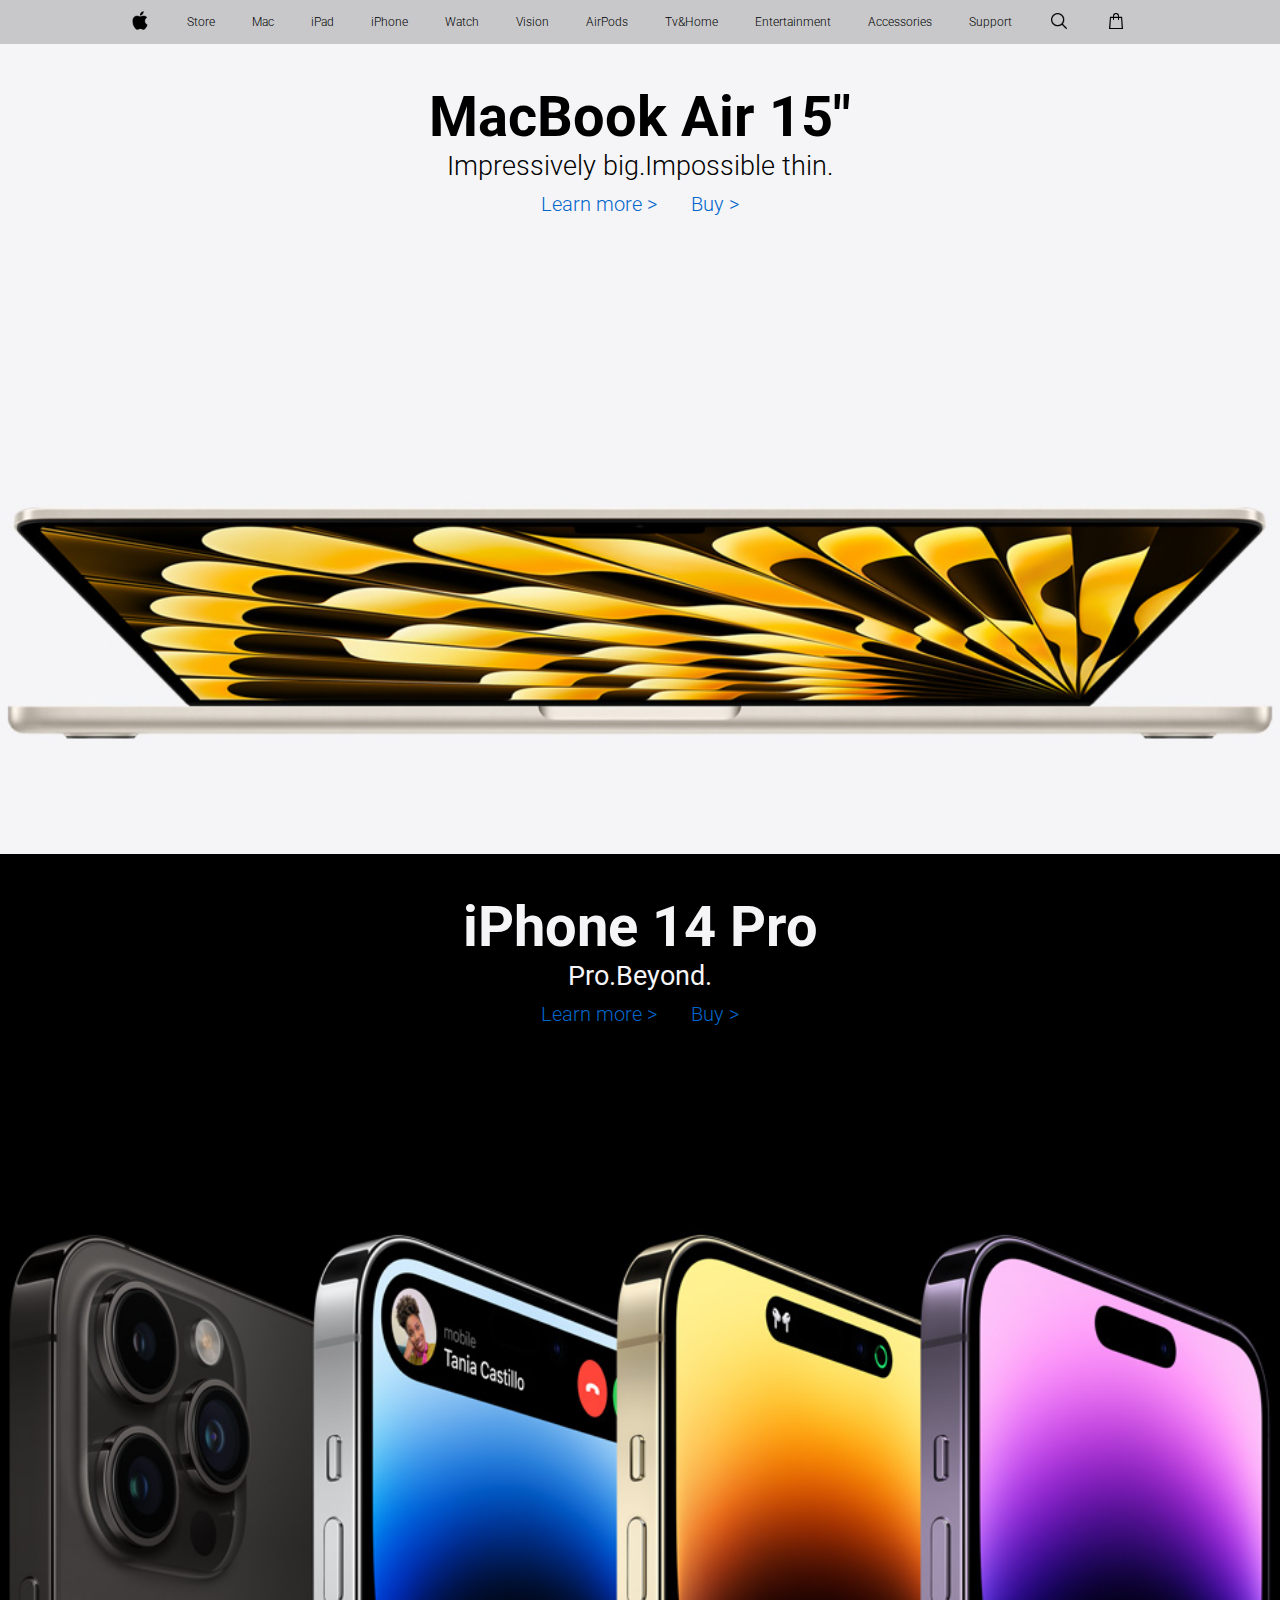
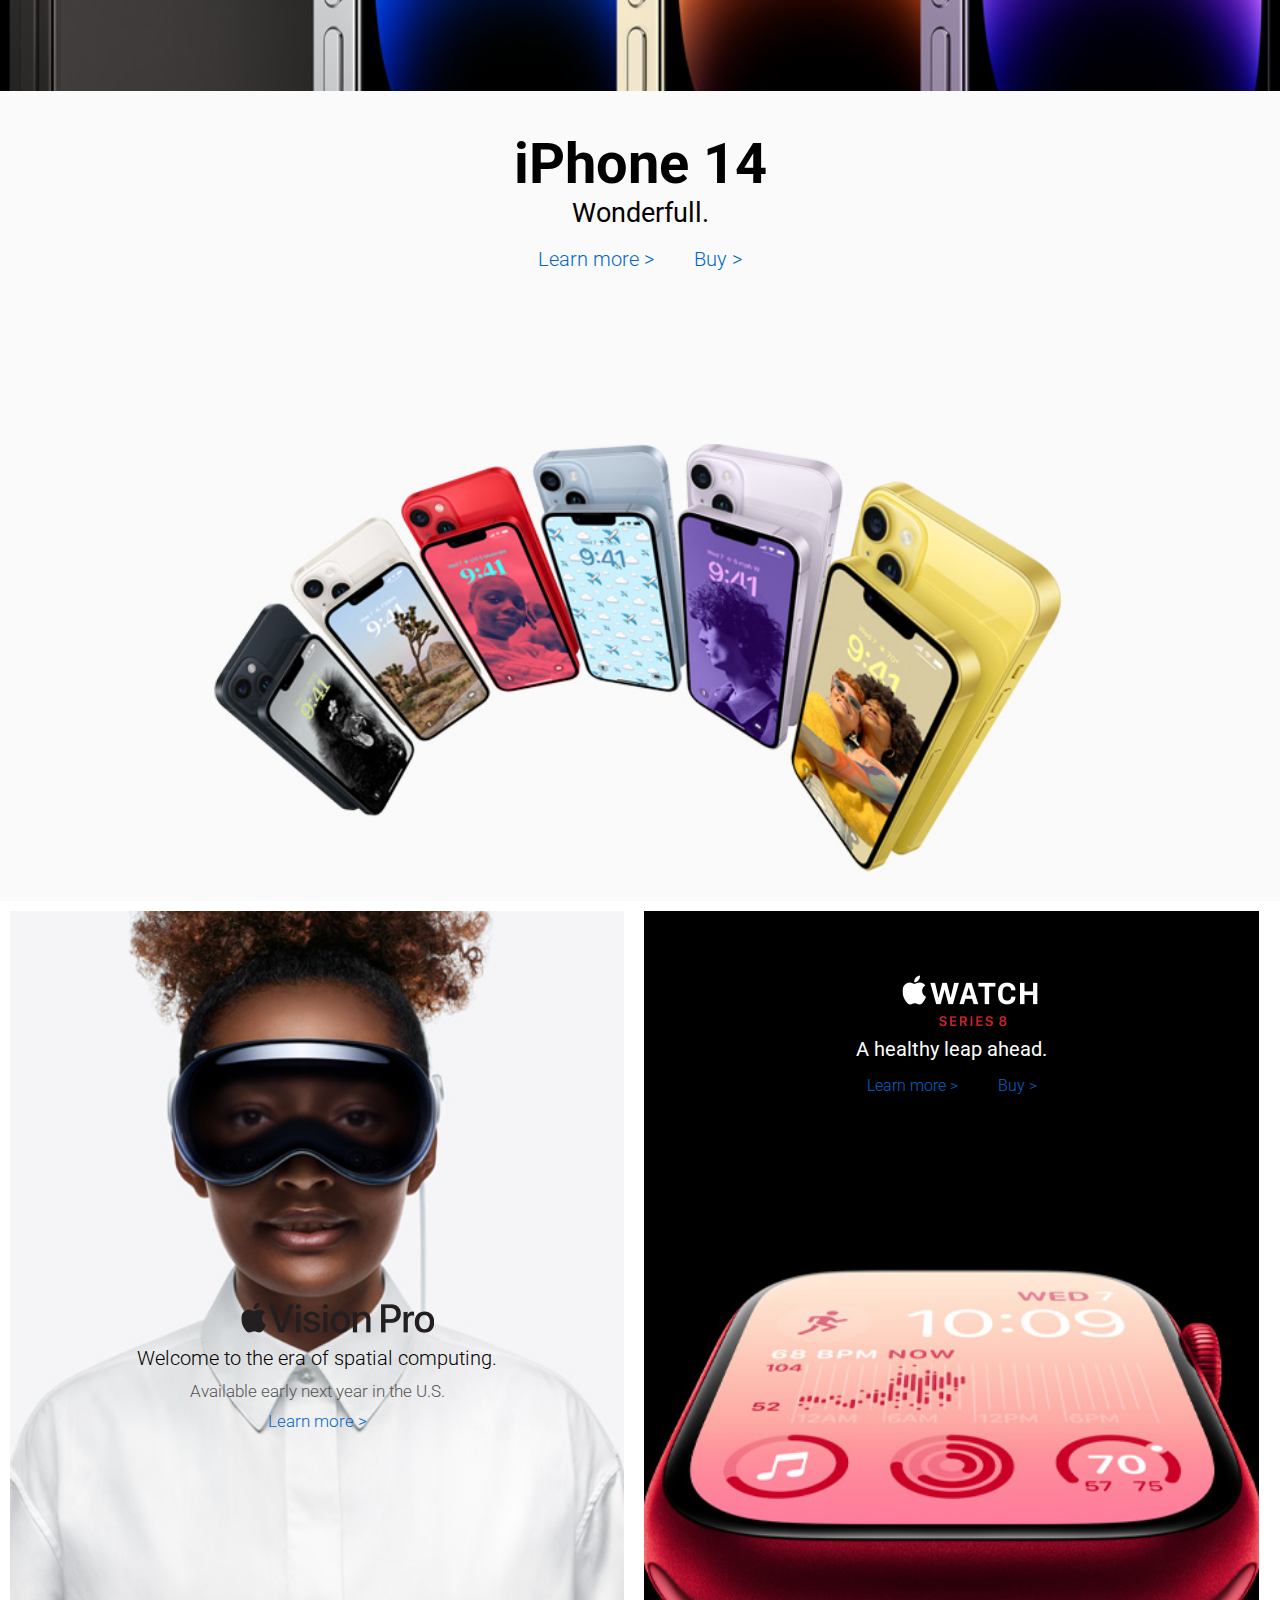
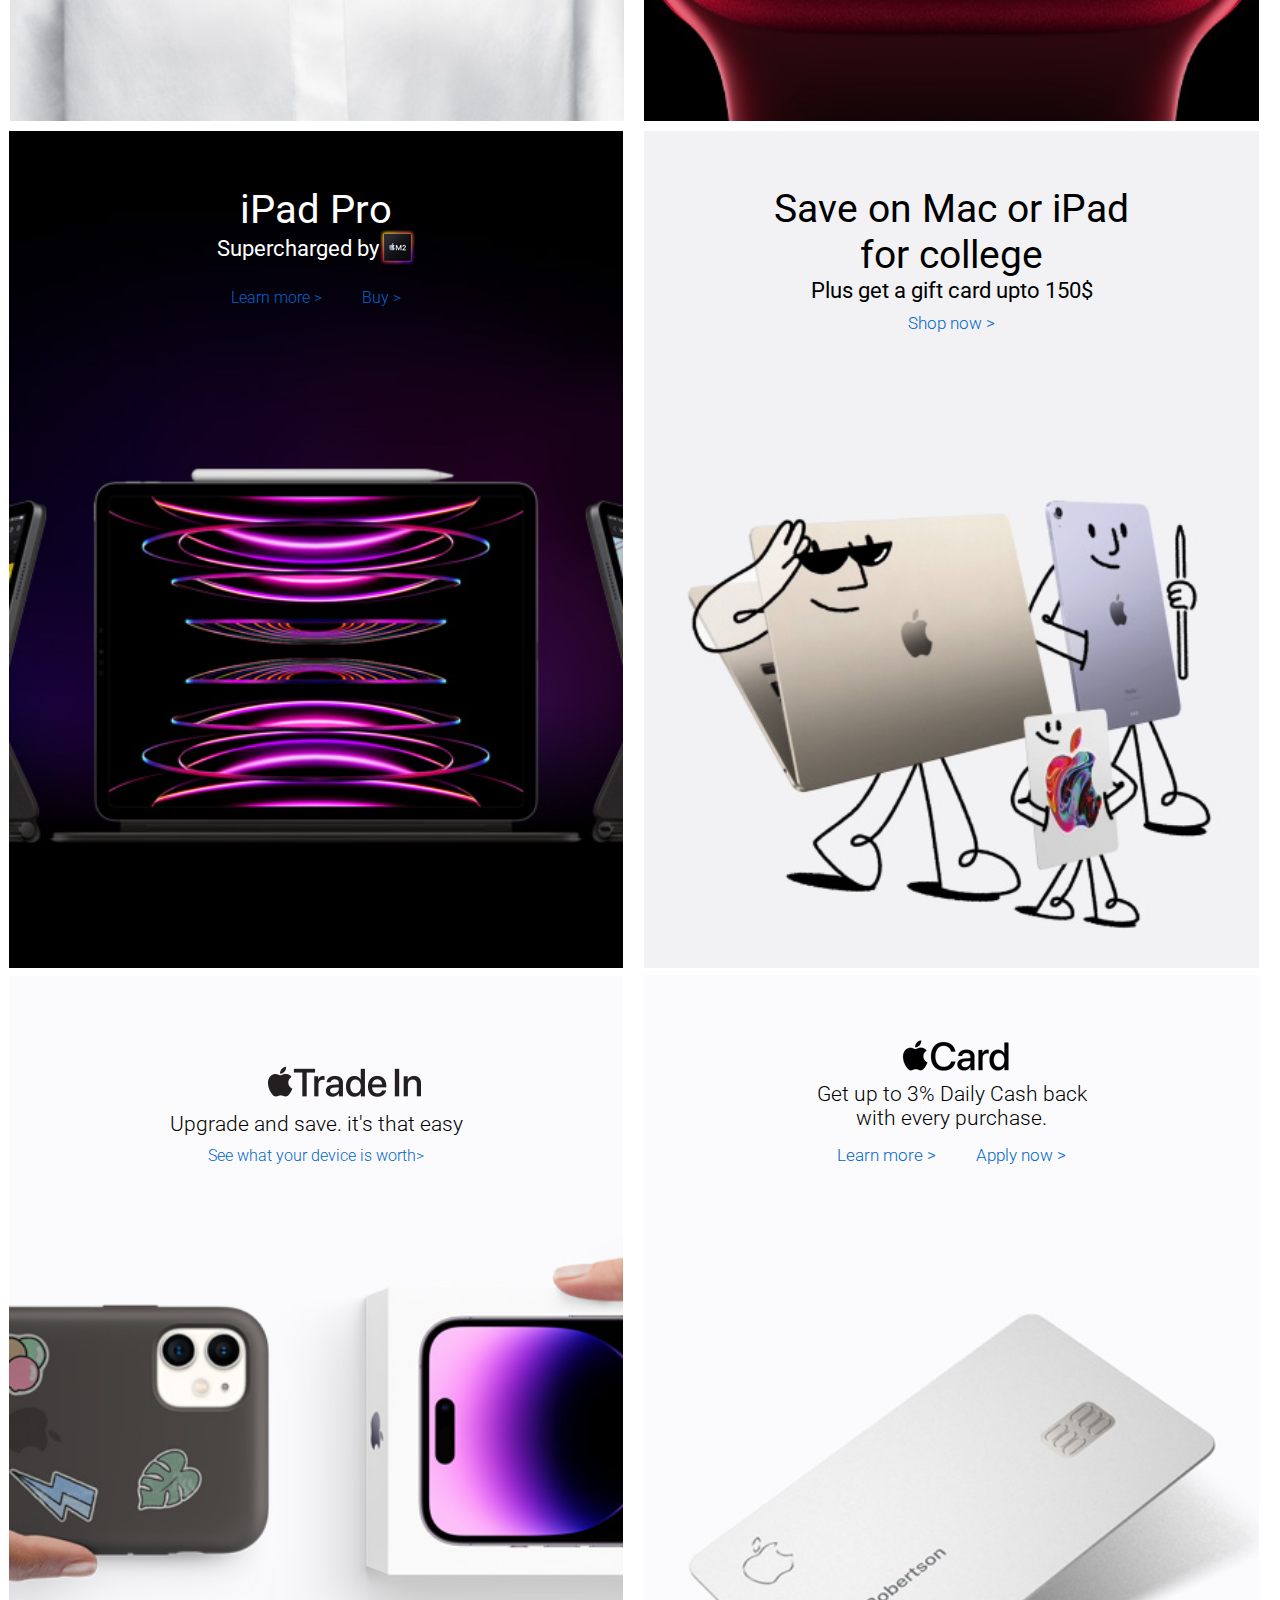
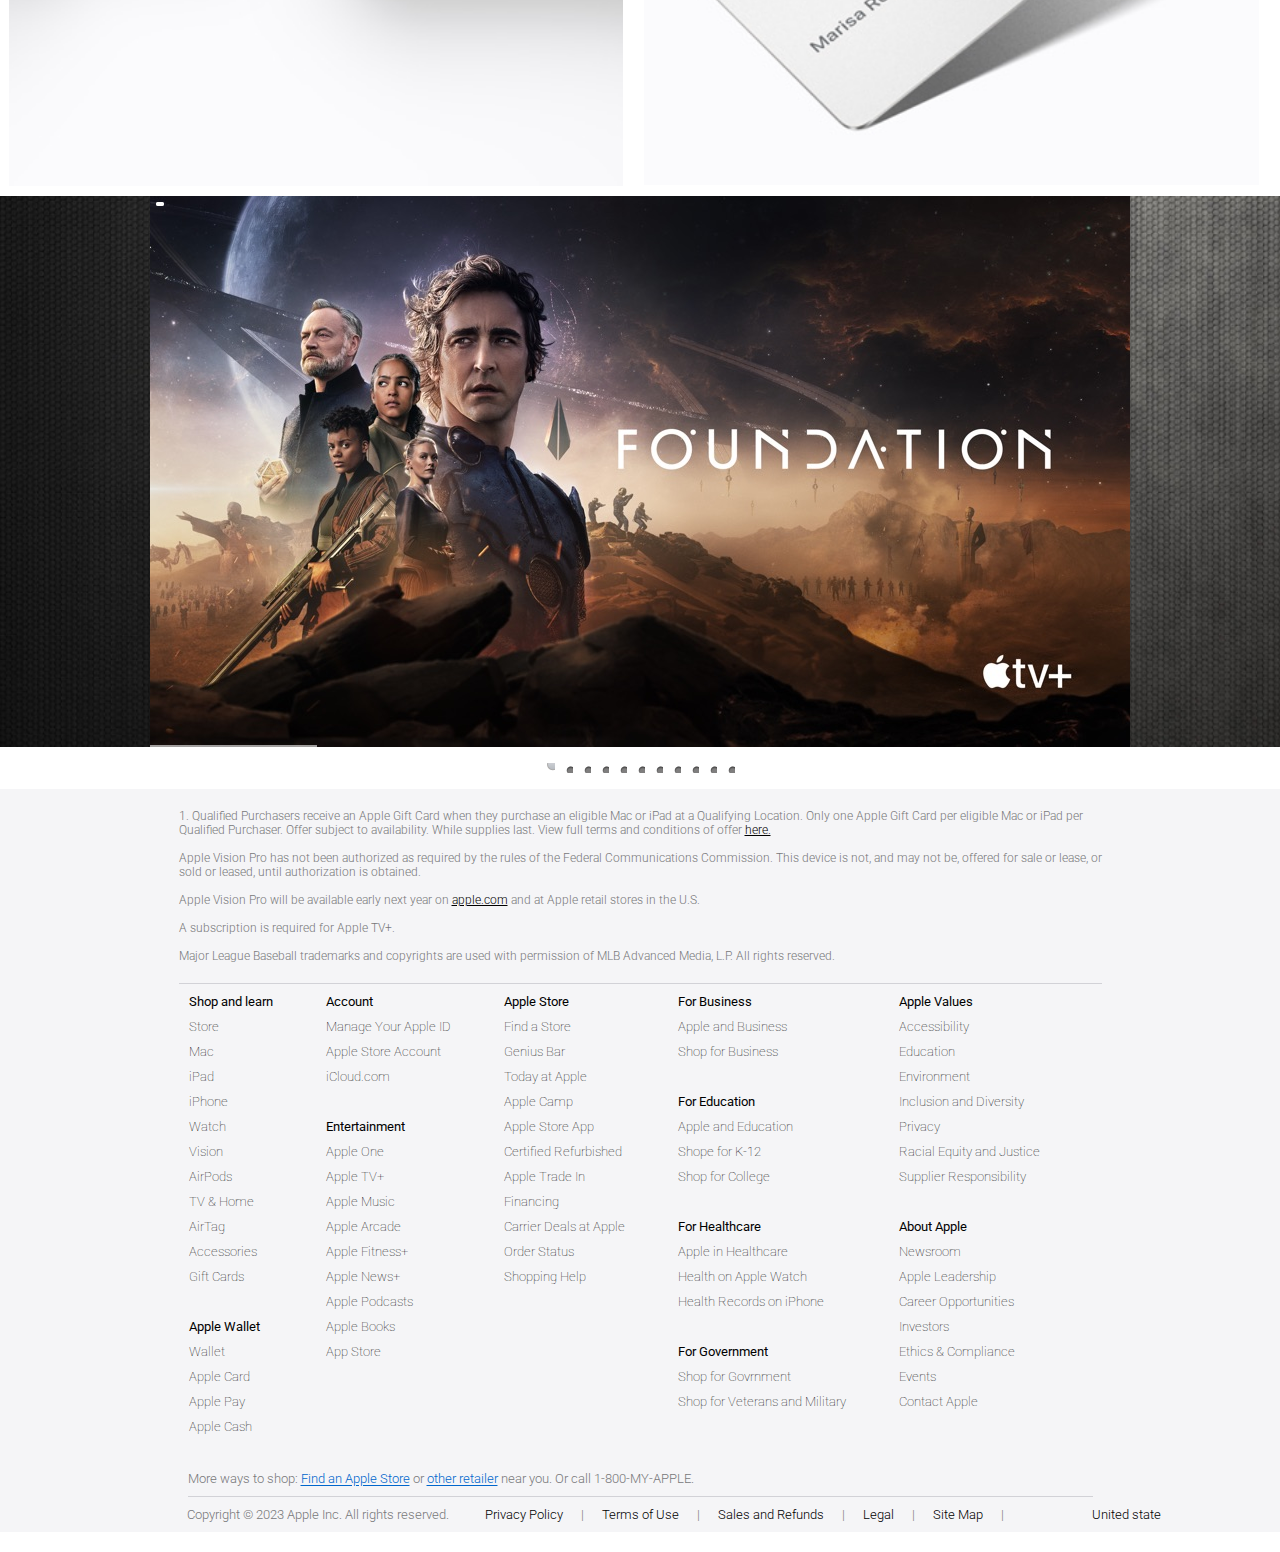
<file: index.html>
<!DOCTYPE html>
<html lang="en">
<head>
    <meta charset="UTF-8">
    <meta name="viewport" content="width=device-width, initial-scale=1.0">
    <link rel="preconnect" href="https://fonts.googleapis.com">
    <link rel="preconnect" href="https://fonts.googleapis.com">
    <link rel="preconnect" href="https://fonts.gstatic.com" crossorigin>
    <link href="https://fonts.googleapis.com/css2?family=Castoro+Titling&family=IBM+Plex+Sans:wght@500&family=Open+Sans:wght@300;400&family=Roboto:wght@100;300;500&display=swap" rel="stylesheet">    <link rel="stylesheet" href="style.css">
    <link rel="shortcut icon" href="./img/favicon.ico" type="image/x-icon">
    <script src="sliderengine/jquery.js"></script>
    <script src="sliderengine/amazingslider.js"></script>
    <link rel="stylesheet" type="text/css" href="sliderengine/amazingslider-1.css">
    <script src="sliderengine/initslider-1.js"></script>
    <title>Apple</title>
</head>
<body>
    <header>
            <div class="meta">
                <ul>
                <li><a class="logo" href="#"><img src="./img/icons8-apple-30.png" alt="" width="20px"></a></li>
                <li><a href="#">Store</a></li>
                <li><a href="#">Mac</a></li>
                <li><a href="#">iPad</a></li>
                <li><a href="#">iPhone</a></li>
                <li><a href="#">Watch</a></li>
                <li><a href="#">Vision</a></li>
                <li><a href="#">AirPods</a></li>
                <li><a href="#">Tv&#38;Home</a></li>
                <li><a href="#">Entertainment</a></li>
                <li><a href="#">Accessories</a></li>
                <li><a href="#">Support</a></li>
                <li><a class="logo" href="#"><img src="./img/icons8-search-30.png" alt="" width="20px"></a></li>
                <li><a class="logo" href="#"><img src="./img/icons8-bag-32(1).png" alt="" width="20px"></a></li>
            </ul>
            </div>
        </header>
        <main>
            <div class="meta2">
                <h1>MacBook Air 15&quot;</h1>
                <p class="lighter" >Impressively big.Impossible thin.</p>
                <div class="btn">
                    <a href="#">Learn more &gt;</a>
                    <a href="#">Buy &gt;</a>
                </div>
            </div>
            <div class="meta3">
                <h1>iPhone 14 Pro</h1>
                <p>Pro.Beyond.</p>
                <div class="btn2">
                    <a href="#">Learn more &gt;</a>
                    <a href="#">Buy &gt;</a>
                </div>
            </div>
            <div class="meta4">
                <h1>iPhone 14</h1>
                <p>Wonderfull.</p>
                <div class="btn3">
                    <a href="#">Learn more &gt;</a>
                    <a href="#">Buy &gt;</a>
                </div>  
            </div>
            <div class="meta5_parent">
            <div class="meta5">
                <img src="./img/promo_logo_apple_vision_pro__90zi46p7dc2y_large.png"s alt="">
                <div class="para1">Welcome to the era of spatial computing.</div>
                <div class="para2 lighter">Available early next year in the U.S.</div>
                <a class=lighter href="#">Learn more &gt;</a>
            </div>
            <div class="meta6">
                <img src="./img/promo_logo_apple_watch_series_8__ee6riplsucuq_large.png" alt="">
                <div class="para3">A healthy leap ahead.</div>
                <div class="btn4">
                    <a href="#">Learn more &gt;</a>
                    <a href="#">Buy &gt;</a>
                </div> 
            </div></div>
            <div class="meta7_parent">
            <div class="meta7">
                <div class="para4">iPad Pro</div>
                <div class="para5">Supercharged by <img src="./img/promo_m2_chip__enw2kz91lsuq_large.png" alt=""></div>
                <div class="btn5">
                    <a href="#">Learn more &gt;</a>
                    <a href="#">Buy &gt;</a>
                </div> 
            </div>
            <div class="meta8">
                <div class="para6">Save on Mac or iPad</div>
                <div class="para7">for college</div>
                <div class="para8">Plus get a gift card upto 150&#36; </div>
                <a href="#">Shop now &gt;</a>
            </div></div>
            <div class="meta9_parent">
            <div class="meta9">
                <img src="./img/logo_tradein__d1fpktgipvki_large.png" alt="">
                <div class="para9">Upgrade and save. it's that easy</div>
                <a href="#">See what your device is worth&gt;</a>
            </div>
            <div class="meta10">
                <img src="./img/logo__dcojfwkzna2q_large.png" alt="">
                <div class="para10">Get up to 3&#37; Daily Cash back</div>
                <div class="para11">with every purchase.</div>
                <div class="btn6">
                    <a href="#">Learn more &gt;</a>
                    <a href="#">Apply now &gt;</a>
                </div> 
            </div></div>
            <div class="appleslider2">
                <div  class="amazingslider-wrapper appleslider" id="amazingslider-wrapper-1" style="display:block;position:relative;max-width:980px;margin:0px auto 42px;">
                    <div class="amazingslider" id="amazingslider-1" style="display:block;position:relative;margin:0 auto;">
                        <ul class="amazingslider-slides" style="display:none;">
                            <li><img src="images/980x551%20%289%29.jpg" />
                            </li>
                            <li><img src="images/980x551%20%286%29.jpg" />
                            </li>
                            <li><img src="images/980x551%20%287%29.jpg" />
                            </li>
                            <li><img src="images/980x551%20%288%29.jpg" />
                            </li>
                            <li><img src="images/980x551%20%281%29.jpg" />
                            </li>
                            <li><img src="images/980x551%20%283%29.jpg" />
                            </li>
                            <li><img src="images/980x551%20%282%29.jpg" />
                            </li>
                            <li><img src="images/980x551%20%284%29.jpg" />
                            </li>
                            <li><img src="images/980x551%20%285%29.jpg" />
                            </li>
                            <li><img src="images/980x551.jpg" />
                        </li>
                        <li><img src="images/fnb__brvfy48gzsz6_large.jpg" />
                        </li>
                    </ul>
                    <div class="amazingslider-engine"><a href="http://amazingslider.com" title="JavaScript Slider">JavaScript Slider</a></div>
                </div>
            </div>
        </div>
        </main>
        <footer>
            <div class="footer">
                <div class="footer2">
                    1. Qualified Purchasers receive an Apple Gift Card when they purchase an eligible Mac or iPad at a Qualifying Location. Only one Apple Gift Card per eligible Mac or iPad per <br> Qualified Purchaser. Offer subject to availability. While supplies last. View full terms and conditions of offer <a href="#">here.</a><br><br>
                    Apple Vision Pro has not been authorized as required by the rules of the Federal Communications Commission. This device is not, and may not be, offered for sale or lease, or <br>sold or leased, until authorization is obtained. <br><br> Apple Vision Pro will be available early next year on <a href="#">apple.com</a> and at Apple retail stores in the U.S. <br><br>A subscription is required for Apple TV+. <br><br>Major League Baseball trademarks and copyrights are used with permission of MLB Advanced Media, L.P. All rights reserved.
                </div>
            </div>
            <div class="footer3">
                <div class="footer4">
                    <table>
                            <tr>
                                <td>Shop and learn</td>
                                <td>Account</td>
                                <td>Apple Store</td>
                                <td>For Business</td>
                                <td>Apple Values</td>
                            </tr>
                            <tr>
                                <td><a href="#">Store</a></td>
                                <td><a href="#">Manage Your Apple ID</a></td>
                                <td><a href="#">Find a Store</a></td>
                                <td><a href="#">Apple and Business</a></td>
                                <td><a href="#">Accessibility</a></td>
                            </tr>
                            <tr>
                                <td><a href="#">Mac</a></td>
                                <td><a href="#">Apple Store Account</a></td>
                                <td><a href="#">Genius Bar</a></td>
                                <td><a href="#">Shop for Business</a></td>
                                <td><a href="#">Education</a></td>
                            </tr>
                            <tr>
                                <td><a href="#">iPad</a></td>
                                <td><a href="#">iCloud.com</a></td>
                                <td><a href="#">Today at Apple</a></td>
                                <td><a href="#"></a></td>
                                <td><a href="#">Environment</a></td>
                            </tr>
                            <tr>
                                <td><a href="#">iPhone</a></td>
                                <td><a href="#"></a></td>
                                <td><a href="#">Apple Camp</a></td>
                                <td>For Education</td>
                                <td><a href="#">Inclusion and Diversity</a></td>
                            </tr>
                            <tr>
                                <td><a href="#">Watch</a></td>
                                <td>Entertainment</td>
                                <td><a href="#">Apple Store App</a></td>
                                <td><a href="#">Apple and Education</a></td>
                                <td><a href="#">Privacy</a></td>
                            </tr>
                            <tr>
                                <td><a href="#">Vision</a></td>
                                <td><a href="#">Apple One</a></td>
                                <td><a href="#">Certified Refurbished</a></td>
                                <td><a href="#">Shope for K-12</a></td>
                                <td><a href="#">Racial Equity and Justice</a></td>
                            </tr>
                            <tr>
                                <td><a href="#">AirPods</a></td>
                                <td><a href="#">Apple TV+</a></td>
                                <td><a href="#">Apple Trade In</a></td>
                                <td><a href="#">Shop for College</a></td>
                                <td><a href="#">Supplier Responsibility</a></td>
                            </tr>
                            <tr>
                                <td><a href="#">TV &#38; Home</a></td>
                                <td><a href="#">Apple Music</a></td>
                                <td><a href="#">Financing</a></td>
                                <td></td>
                                <td></td>
                            </tr>
                            <tr>
                                <td><a href="#">AirTag</a></td>
                                <td><a href="#">Apple Arcade</a></td>
                                <td><a href="#">Carrier Deals at Apple</a></td>
                                <td>For Healthcare</td>
                                <td>About Apple</td>
                            </tr>
                            <tr>
                                <td><a href="#">Accessories</a></td>
                                <td><a href="#">Apple Fitness+</a></td>
                                <td><a href="#">Order Status</a></td>
                                <td><a href="#">Apple in Healthcare</a></td>
                                <td><a href="#">Newsroom</a></td>
                            </tr>
                            <tr>
                                <td><a href="#">Gift Cards</a></td>
                                <td><a href="#">Apple News+</a></td>
                                <td><a href="#">Shopping Help</a></td>
                                <td><a href="#">Health on Apple Watch</a></td>
                                <td><a href="#">Apple Leadership</a></td>
                            </tr>
                            <tr>
                                <td><a href="#"></a></td>
                                <td><a href="#">Apple Podcasts</a></td>
                                <td><a href="#"></a></td>
                                <td><a href="#">Health Records on iPhone</a></td>
                                <td><a href="#">Career Opportunities</a></td>
                            </tr>
                            <tr>
                                <td>Apple Wallet</td>
                                <td><a href="#">Apple Books</a></td>
                                <td><a href="#"></a></td>
                                <td><a href="#"></a></td>
                                <td><a href="#">Investors</a></td>
                            </tr>
                            <tr>
                                <td><a href="#">Wallet</a></td>
                                <td><a href="#">App Store</a></td>
                                <td><a href="#"></a></td>
                                <td>For Government</td>
                                <td><a href="#">Ethics &#38; Compliance</a></td>
                            </tr>
                            <tr>
                                <td><a href="#">Apple Card</a></td>
                                <td><a href="#"></a></td>
                                <td><a href="#"></a></td>
                                <td><a href="#">Shop for Govrnment</a></td>
                                <td><a href="#">Events</a></td>
                            </tr>
                            <tr>
                                <td><a href="#">Apple Pay</a></td>
                                <td><a href="#"></a></td>
                                <td><a href="#"></a></td>
                                <td><a href="#">Shop for Veterans and Military</a></td>
                                <td><a href="#">Contact Apple</a></td>
                            </tr>
                            <tr>
                                <td><a href="#">Apple Cash</a></td>
                            </tr>
                            <tr><td></td></tr>
                    </table>                    
                </div>
            </div>
            <div class="footer5">
                <div class="footer6">More ways to shop: <a href="#">Find an Apple Store</a> or <a href="#">other retailer</a> near you. Or call 1-800-MY-APPLE.</div>
            </div>
            <div class="footer7">
                <div class="footer8">
                    Copyright © 2023 Apple Inc. All rights reserved.
                    <a href="#">Privacy Policy</a><span>|</span>
                    <a href="#">Terms of Use</a><span>|</span>
                    <a href="#">Sales and Refunds</a><span>|</span>
                    <a href="#">Legal</a><span>|</span>
                    <a href="#">Site Map</a><span>|</span>
                   
                </div>
                <a class="us" href="#">United state</a>
            </div>
        </footer>
        
    </body>
    </html>
</file>
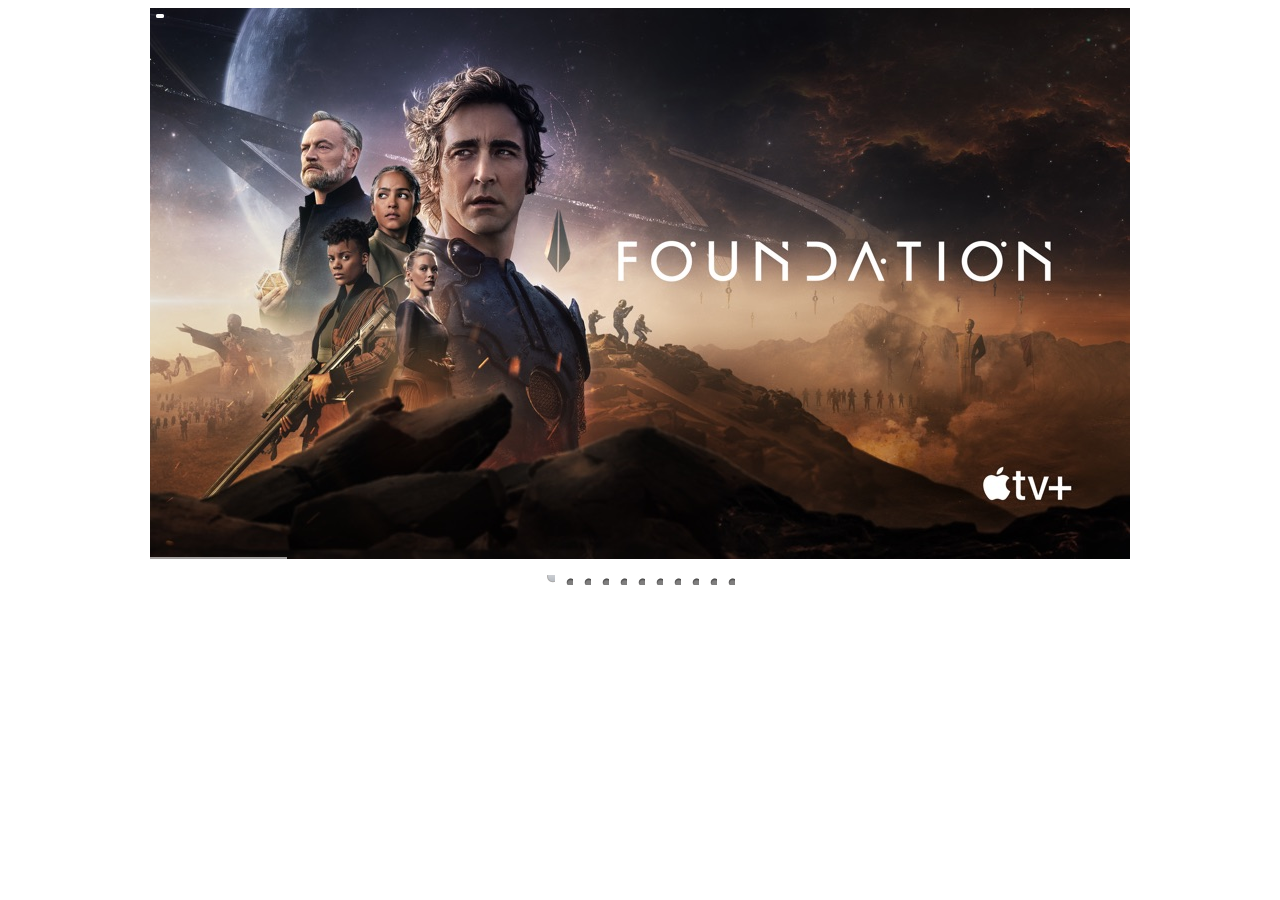
<file: slider.html>
<!DOCTYPE html>
<html>
<head>
    <meta http-equiv="content-type" content="text/html;charset=utf-8"/>
    <title>Amazing Slider</title>
    
    <!-- Insert to your webpage before the </head> -->
    <script src="sliderengine/jquery.js"></script>
    <script src="sliderengine/amazingslider.js"></script>
    <link rel="stylesheet" type="text/css" href="sliderengine/amazingslider-1.css">
    <script src="sliderengine/initslider-1.js"></script>
    <!-- End of head section HTML codes -->
    
</head>
<body>
    
    <!-- Insert to your webpage where you want to display the slider -->
    <div class="amazingslider-wrapper" id="amazingslider-wrapper-1" style="display:block;position:relative;max-width:980px;margin:0px auto 42px;">
        <div class="amazingslider" id="amazingslider-1" style="display:block;position:relative;margin:0 auto;">
            <ul class="amazingslider-slides" style="display:none;">
                <li><img src="images/980x551%20%289%29.jpg" />
                </li>
                <li><img src="images/980x551%20%286%29.jpg" />
                </li>
                <li><img src="images/980x551%20%287%29.jpg" />
                </li>
                <li><img src="images/980x551%20%288%29.jpg" />
                </li>
                <li><img src="images/980x551%20%281%29.jpg" />
                </li>
                <li><img src="images/980x551%20%283%29.jpg" />
                </li>
                <li><img src="images/980x551%20%282%29.jpg" />
                </li>
                <li><img src="images/980x551%20%284%29.jpg" />
                </li>
                <li><img src="images/980x551%20%285%29.jpg" />
                </li>
                <li><img src="images/980x551.jpg" />
                </li>
                <li><img src="images/fnb__brvfy48gzsz6_large.jpg" />
                </li>
            </ul>
        <div class="amazingslider-engine"><a href="http://amazingslider.com" title="JavaScript Slider">JavaScript Slider</a></div>
        </div>
    </div>
    <!-- End of body section HTML codes -->
    
</body>
</html>
</file>
<file: style.css>
@import url('https://fonts.googleapis.com/css2?family=Castoro+Titling&family=IBM+Plex+Sans:wght@500&family=Montserrat:wght@100&family=Nunito+Sans:wght@200&family=Open+Sans:wght@300;400&family=Roboto:wght@100;300;500&display=swap');

*{
    margin: 0px;
    padding: 0px;
    font-family: 'Castoro Titling', cursive;
font-family: 'IBM Plex Sans', sans-serif;
font-family: 'Open Sans', sans-serif;
font-family: 'Roboto', sans-serif;
}
.meta{
    display: flex;
    background-color: #c8c8ca;
    justify-content: center;
    padding-left: 10px;
    height: 44px;
    align-items: center;
    font-size: 12px;    
}
.logo{
    position: relative;
    top: 5px;
}
.meta ul{
    margin-bottom: 10px;
}
.meta ul li{
    list-style-type: none;
    display: inline;

}
.meta ul li a{
    text-decoration: none;
    color: black;
    margin-right: 34px;
    transition: color 0.4s ease-in-out;
    font-weight: 300;
}
.meta ul li a:hover{
    color: white;
 
}
.meta2{
    background-image: url(./img/hero_macbook_air_15__x63n8tqcpo2u_large.jpg);
    background-repeat: no-repeat;
    background-size: cover;
    height: 90vh;
    background-position-x: center;
}
.meta2 h1{
    font-family: 'Castoro Titling', cursive;
font-family: 'IBM Plex Sans', sans-serif;
font-family: 'Roboto', sans-serif;
    display: flex;
    font-size: 3.5em;
    padding-top: 40px;
    font-weight:  bolder;
    justify-content: center;
}
.meta2 p{
    display: flex;
    justify-content: center;
    font-size: 27px;
}
.btn{
    display: flex;
    justify-content: center;
    font-size: 20px;
    padding-top: 10px;
}
.btn a{
    padding: 0px 17px;
    text-decoration: none;
    font-weight: 300;
    color: #0066cc;
}
.btn a:hover{
    text-decoration: underline;
    text-underline-offset: 3px;
}
.meta3{
    background-image: url(./img/hero_iphone14pro_spring__9xo85pm6sbmm_large.jpg);
    background-repeat: no-repeat;
    background-size: cover;
    background-position-x: center;
    height: 93vh;
}
.meta3 h1{
    font-family: 'Castoro Titling', cursive;
font-family: 'IBM Plex Sans', sans-serif;
font-family: 'Roboto', sans-serif;
    display: flex;
    font-size: 3.5em;
    padding-top: 40px;
    font-weight:  bolder;
    justify-content: center;
    color: #f5f5f7;
}
.meta3 p{
    display: flex;
    justify-content: center;
    font-size: 27px;
   color: #f5f5f7;
}
.btn2{
    display: flex;
    justify-content: center;
    font-size: 20px;
    padding-top: 10px;
}
.btn2 a{
    padding: 0px 17px;
    text-decoration: none;
    font-weight: 300;
    color: #0066cc;
}
.btn2 a:hover{
    text-decoration: underline;
    text-underline-offset: 3px;
}
.meta4{
    background-image: url(./img/hero_iphone14_yellow__eun20sn4imi6_large.jpg);
    background-repeat: no-repeat;
    background-size: cover;
    height: 90vh;
    background-position-x: center;
}
.meta4 h1{
    font-family: 'Castoro Titling', cursive;
font-family: 'IBM Plex Sans', sans-serif;
font-family: 'Roboto', sans-serif;
    display: flex;
    font-size: 3.5em;
    padding-top: 40px;
    font-weight:  bolder;
    justify-content: center;
}
.meta4 p{
    display: flex;
    justify-content: center;
    font-size: 27px;
}
.btn3{
    display: flex;
    justify-content: center;
    font-size: 20px;
    padding-top: 18px;

}
.btn3 a{
    padding: 0px 20px;
    text-decoration: none;
    font-weight: 300;
    color: #0066cc;
}
.btn3 a:hover{
    text-decoration: underline;
    text-underline-offset: 3px;
}
.meta5{
    height: 90vh;
    width: 48vw;
    background-image: url(./img/promo_apple_vision_pro__f4v4zp0sum2y_large.jpg);
    background-repeat: no-repeat;
    background-position-x: center;
    background-size: cover;
    display: inline-block;
    margin: 10px;
}
 .meta5 img{
    position: relative;
    top: 390px;
    left: 230px;
}
.meta5 .para1{
    font-size: 20px;
    display: flex;
    justify-content: center;
    margin-top: 390px;
    font-weight: 300;
}
.meta5 .para2{
    display: flex;
    justify-content: center;
    margin-top: 11px;
    font-size: 17px;
    color: #545455;
}
.meta5 a{
    display: flex;
    justify-content: center;
    margin-top: 10px;
    text-decoration: none;
    font-size: 17px;
    font-weight: 300;
    color: #0066cc;
}
.meta5 a:hover{
    text-decoration: underline;
    text-underline-offset: 3px;
}
.meta6{
    position: absolute;
    display: inline-block;
    height: 90vh;
    width: 48vw;
    background-image: url(./img/promo_apple_watch_series_8_spring__d9hfvufh7hyu_large.jpg);
    background-repeat: no-repeat;
    background-position-x: center;
    background-size: cover;
    margin: 10px;
}
.meta6 img{
    position: relative;
    top: 64px;
    left: 258px;
}
.meta6 .para3{
color: white;
display: flex;
justify-content: center;
font-size: 20px;
margin-top: 70px;
}
.btn4{
    display: flex;
    justify-content: center;
    padding-top: 15px;

}
.btn4 a{
    padding: 0px 20px;
    text-decoration: none;
    color: #0066cc;
    font-weight: 300;
}
.btn4 a:hover{
    text-decoration: underline;
    text-underline-offset: 3px;
}
.meta7{
    height: 93vh;
    width: 48vw;
    background-image: url(./img/promo_ipadpro_refresh__evi9utuixwuq_large.jpg);
    background-repeat: no-repeat;
    background-position-x: center;
    background-size: cover;
    display: inline-block;
    margin: 0px 7px 0px 9px;;
}
.meta7 .para4{
    display: flex;
    justify-content: center;
    color: white;
    font-size: 40px;
    margin-top: 55px;
}
.meta7 .para5{
    display: flex;
    justify-content: center;
    color: white;
    font-size: 22px;
    margin-top: 3px;
}
.meta7 .para5 img{
    position: relative;
    top: -7px;
}
.btn5{
    display: flex;
    justify-content: center;
    padding-top: 15px;

}
.btn5 a{
    padding: 0px 20px;
    text-decoration: none;
    color: #0066cc;
    font-weight: 300;
}
.btn5 a:hover{
    text-decoration: underline;
    text-underline-offset: 3px;
}
.meta8{
    position: absolute;
    display: inline-block;
    height: 93vh;
    width: 48vw;
    background-image: url(./img/promo_bts2023_startframe__exvt2t1iuxme_large.jpg);
    background-repeat: no-repeat;
    background-position-x: center;
    background-size: cover;
    margin-left: 14px;
    
}
.meta8 .para6{
    display: flex;
    justify-content: center;
    font-size: 39px;
    margin-top: 55px;
}
.meta8 .para7{
    display: flex;
    justify-content: center;
    font-size: 39px;
}
.meta8 .para8{
    display: flex;
    justify-content: center;
    font-size: 22px;
}
.meta8 a{
    display: flex;
    justify-content: center;
    margin-top: 10px;
    text-decoration: none;
    font-size: 17px;
    font-weight: 300;
    color: #0066cc;
}
.meta8 a:hover{
    text-decoration: underline;
    text-underline-offset: 3px;
}
.meta9{
    display: inline-block;
    height: 90vh;
    width: 48vw;
    background-image: url(./img/iphone_tradein_promo__d5au3rkw5kuq_large.jpg);
    background-repeat: no-repeat;
    background-position-x: center;
    background-size: cover;
    margin-left: 9px;
}
.meta9 img{
    position: relative;
    top: 90px;
    left: 258px;
}
.meta9 .para9{
display: flex;
justify-content: center;
font-size: 21px;
margin-top: 100px;
font-weight: 300;
}
.meta9 a{
    display: flex;
    justify-content: center;
    margin-top: 10px;
    text-decoration: none;
    font-weight: 300;
    color: #0066cc;
}
.meta9 a:hover{
    text-decoration: underline;
    text-underline-offset: 3px;
}
.meta10{
    display: inline-block;
    height: 90vh;
    width: 48vw;
    background-image: url(./img/tile__cauwwcyyn9hy_large.jpg);
    background-repeat: no-repeat;
    background-position-x: center;
    background-size: cover;
    margin: 7px 0px 0px 17px;
}
.meta10 img{
    position: relative;
    top: 64px;
    left: 258px;
}
.meta10 .para10{
    display: flex;
    justify-content: center;
    font-size: 21px;
    margin-top: 70px;
    font-weight: 300;
    }
.meta10 .para11{
    display: flex;
    justify-content: center;
    font-size: 21px;
    font-weight: 300;
    }
    .btn6{
        display: flex;
        justify-content: center;
        padding-top: 15px;
    
    }
    .btn6 a{
        padding: 0px 20px;
        text-decoration: none;
        font-size: 17px;
        font-weight: 300;
        color: #0066cc;
    }
    .btn6 a:hover{
        text-decoration: underline;
        text-underline-offset: 3px;
    }
    .appleslider{
    position: relative;    
    }
    .appleslider2{
        background-image: url(./img/Slider-Background.png);
        background-size: cover;
        margin-top: 10px;
    }
    .footer{
background-color: #f5f5f7;
display: flex;
justify-content: center;
font-family: 'Castoro Titling', cursive;
font-family: 'IBM Plex Sans', sans-serif;
font-family: 'Montserrat', sans-serif;
font-family: 'Nunito Sans', sans-serif;
font-family: 'Open Sans', sans-serif;
font-family: 'Roboto', sans-serif;
    }
    .footer2{
        font-weight: 300;
        font-size: 12px;
        color:#78787a ;
        padding: 20px 0px;
        border-bottom: 1px solid #d2d2d7;
    }
    .footer2 a{
        color:black ;
    }
    .footer3{
        background-color: #f5f5f7;
display: flex;
justify-content: center;
    }
    .footer4{
        font-weight: 400;
        font-size: 13px;
    }
    .footer4 table tr td{
    padding: 8px 51px 0px 0px;
    }
    .footer4 table tr td a{
    font-weight:lighter;
    text-decoration: none;
    color:black;
    }
    .footer4 table tr td a:hover{
        text-decoration: underline;
        text-underline-offset: 2px;
    }
.footer5{
    background-color: #f5f5f7;
    display: flex;
    justify-content: center;
}
.footer6{
    font-weight: 300;
    font-size: 13px;
    color:#78787a ;
    border-bottom: 1px solid #d2d2d7;
    width: 905px;
    padding: 10px 0px;
    margin-top: 15px;
}
.footer6 a{
    color: #0066cc;
    text-underline-offset: 2px;
}
.footer7{
    background-color: #f5f5f7;
    display: flex;
    justify-content: center;
    margin-bottom: 20px;
}
.footer8{
    font-weight: 300;
    font-size: 13px;
    color:#78787a ;
    width: 905px;
    padding: 10px 0px;
    margin-left: 67px;
}
.footer8 a{
    padding-left: 33px;
    color: black;
    text-decoration: none;
}
.footer8 a:hover{
text-decoration: underline;
}
.footer8 span{
    position: relative;
    right: -18px;
}
.us{
 font-weight: 300;
 font-size: 13px;
 color: black;
 padding: 10px 0px;
 text-decoration: none;}
.us:hover{
    text-decoration: underline;
}
.lighter{
font-weight: 300;}
</file>
<file: sliderengine/amazingslider-1.css>
/* blue button large */
.as-btn-blue-large {
  	display: inline-block;
  	border: none;
  	-webkit-box-sizing: border-box;
  	-moz-box-sizing: border-box;
  	box-sizing: border-box;
  	margin: 0;
  	background: #009cde;
  	font-family: "Lucida Sans Unicode","Lucida Grande",sans-serif,Arial;
  	color: #fff;
  	cursor: pointer;
  	text-align: center;
  	text-decoration: none;
  	text-shadow: none;
  	text-transform: none;
  	white-space: nowrap;
  	-webkit-font-smoothing: antialiased;
	padding: 10px 16px;
	font-size: 24px;
	font-weight: 300;
  	-webkit-border-radius: 4px;
  	-moz-border-radius: 4px;
  	border-radius: 4px;
}

.as-btn-blue-large:hover {
  	color: #fff;
  	background: #0285d2;
}

.as-btn-blue-large:focus {
  	outline: 0;
}

/* blue button medium */
.as-btn-blue-medium {
  	display: inline-block;
  	border: none;
  	-webkit-box-sizing: border-box;
  	-moz-box-sizing: border-box;
  	box-sizing: border-box;
  	margin: 0;
  	background: #009cde;
  	font-family: "Lucida Sans Unicode","Lucida Grande",sans-serif,Arial;
  	color: #fff;
  	cursor: pointer;
  	text-align: center;
  	text-decoration: none;
  	text-shadow: none;
  	text-transform: none;
  	white-space: nowrap;
  	-webkit-font-smoothing: antialiased;
	padding: 6px 12px;
	font-size: 14px;
	font-weight: normal;
  	-webkit-border-radius: 2px;
  	-moz-border-radius: 2px;
  	border-radius: 2px;
}

.as-btn-blue-medium:hover {
  	color: #fff;
  	background: #0285d2;
}

.as-btn-blue-medium:focus {
  	outline: 0;
}

/* blue button small */
.as-btn-blue-small {
  	display: inline-block;
  	border: none;
  	-webkit-box-sizing: border-box;
  	-moz-box-sizing: border-box;
  	box-sizing: border-box;
  	margin: 0;
  	background: #009cde;
  	font-family: "Lucida Sans Unicode","Lucida Grande",sans-serif,Arial;
  	color: #fff;
  	cursor: pointer;
  	text-align: center;
  	text-decoration: none;
  	text-shadow: none;
  	text-transform: none;
  	white-space: nowrap;
  	-webkit-font-smoothing: antialiased;
	padding: 5px 10px;
	font-size: 12px;
	font-weight: normal;
  	-webkit-border-radius: 0px;
  	-moz-border-radius: 0px;
  	border-radius: 0px;
}

.as-btn-blue-small:hover {
  	color: #fff;
  	background: #0285d2;
}

.as-btn-blue-small:focus {
  	outline: 0;
}

/* blue border large */
.as-btn-blueborder-large {
  	display: inline-block;
  	border: 2px solid #009cde;
  	-webkit-box-sizing: border-box;
  	-moz-box-sizing: border-box;
  	box-sizing: border-box;
  	margin: 0;
  	background: transparent;
  	font-family: "Lucida Sans Unicode","Lucida Grande",sans-serif,Arial;
  	color: #009cde;
  	cursor: pointer;
  	text-align: center;
  	text-decoration: none;
  	text-shadow: none;
  	text-transform: none;
  	vertical-align: baseline;
  	white-space: nowrap;
  	-webkit-font-smoothing: antialiased;
	padding: 10px 16px;
	font-size: 24px;
	font-weight: 300;
  	-webkit-border-radius: 4px;
  	-moz-border-radius: 4px;
  	border-radius: 4px;
}

.as-btn-blueborder-large:hover {
  	color: #fff;
  	background: #009cde;
}

.as-btn-blueborder-large:focus {
  	outline: 0;
}

/* blue border medium */
.as-btn-blueborder-medium {
  	display: inline-block;
  	border: 2px solid #009cde;
  	-webkit-box-sizing: border-box;
  	-moz-box-sizing: border-box;
  	box-sizing: border-box;
  	margin: 0;
  	background: transparent;
  	font-family: "Lucida Sans Unicode","Lucida Grande",sans-serif,Arial;
  	color: #009cde;
  	cursor: pointer;
  	text-align: center;
  	text-decoration: none;
  	text-shadow: none;
  	text-transform: none;
  	vertical-align: baseline;
  	white-space: nowrap;
  	-webkit-font-smoothing: antialiased;
	padding: 6px 12px;
	font-size: 14px;
	font-weight: normal;
  	-webkit-border-radius: 2px;
  	-moz-border-radius: 2px;
  	border-radius: 2px;
}

.as-btn-blueborder-medium:hover {
  	color: #fff;
  	background: #009cde;
}

.as-btn-blueborder-medium:focus {
  	outline: 0;
}

/* blue border small */
.as-btn-blueborder-small {
  	display: inline-block;
  	border: 2px solid #009cde;
  	-webkit-box-sizing: border-box;
  	-moz-box-sizing: border-box;
  	box-sizing: border-box;
  	margin: 0;
  	background: transparent;
  	font-family: "Lucida Sans Unicode","Lucida Grande",sans-serif,Arial;
  	color: #009cde;
  	cursor: pointer;
  	text-align: center;
  	text-decoration: none;
  	text-shadow: none;
  	text-transform: none;
  	vertical-align: baseline;
  	white-space: nowrap;
  	-webkit-font-smoothing: antialiased;
	padding: 5px 10px;
	font-size: 12px;
	font-weight: normal;
  	-webkit-border-radius: 0px;
  	-moz-border-radius: 0px;
  	border-radius: 0px;
}

.as-btn-blueborder-small:hover {
  	color: #fff;
  	background: #009cde;
}

.as-btn-blueborder-small:focus {
  	outline: 0;
}

/* orange button large */
.as-btn-orange-large {
  	display: inline-block;
  	border: none;
  	-webkit-box-sizing: border-box;
  	-moz-box-sizing: border-box;
  	box-sizing: border-box;
  	margin: 0;
  	background: #f7a020;
  	font-family: "Lucida Sans Unicode","Lucida Grande",sans-serif,Arial;
  	color: #fff;
  	cursor: pointer;
  	text-align: center;
  	text-decoration: none;
  	text-shadow: none;
  	text-transform: none;
  	white-space: nowrap;
  	-webkit-font-smoothing: antialiased;
	padding: 10px 16px;
	font-size: 24px;
	font-weight: 300;
  	-webkit-border-radius: 4px;
  	-moz-border-radius: 4px;
  	border-radius: 4px;
}

.as-btn-orange-large:hover {
  	color: #fff;
  	background: #ffc030;
}

.as-btn-orange-large:focus {
  	outline: 0;
}

/* orange button medium */
.as-btn-orange-medium {
  	display: inline-block;
  	border: none;
  	-webkit-box-sizing: border-box;
  	-moz-box-sizing: border-box;
  	box-sizing: border-box;
  	margin: 0;
  	background: #f7a020;
  	font-family: "Lucida Sans Unicode","Lucida Grande",sans-serif,Arial;
  	color: #fff;
  	cursor: pointer;
  	text-align: center;
  	text-decoration: none;
  	text-shadow: none;
  	text-transform: none;
  	white-space: nowrap;
  	-webkit-font-smoothing: antialiased;
	padding: 6px 12px;
	font-size: 14px;
	font-weight: normal;
  	-webkit-border-radius: 2px;
  	-moz-border-radius: 2px;
  	border-radius: 2px;
}

.as-btn-orange-medium:hover {
  	color: #fff;
  	background: #ffc030;
}

.as-btn-orange-medium:focus {
  	outline: 0;
}

/* orange button small */
.as-btn-orange-small {
  	display: inline-block;
  	border: none;
  	-webkit-box-sizing: border-box;
  	-moz-box-sizing: border-box;
  	box-sizing: border-box;
  	margin: 0;
  	background: #f7a020;
  	font-family: "Lucida Sans Unicode","Lucida Grande",sans-serif,Arial;
  	color: #fff;
  	cursor: pointer;
  	text-align: center;
  	text-decoration: none;
  	text-shadow: none;
  	text-transform: none;
  	white-space: nowrap;
  	-webkit-font-smoothing: antialiased;
	padding: 5px 10px;
	font-size: 12px;
	font-weight: normal;
  	-webkit-border-radius: 0px;
  	-moz-border-radius: 0px;
  	border-radius: 0px;
}

.as-btn-orange-small:hover {
  	color: #fff;
  	background: #ffc030;
}

.as-btn-orange-small:focus {
  	outline: 0;
}

/* orange border large */
.as-btn-orangeborder-large {
  	display: inline-block;
  	border: 2px solid #f7a020;
  	-webkit-box-sizing: border-box;
  	-moz-box-sizing: border-box;
  	box-sizing: border-box;
  	margin: 0;
  	background: transparent;
  	font-family: "Lucida Sans Unicode","Lucida Grande",sans-serif,Arial;
  	color: #f7a020;
  	cursor: pointer;
  	text-align: center;
  	text-decoration: none;
  	text-shadow: none;
  	text-transform: none;
  	vertical-align: baseline;
  	white-space: nowrap;
  	-webkit-font-smoothing: antialiased;
	padding: 10px 16px;
	font-size: 24px;
	font-weight: 300;
  	-webkit-border-radius: 4px;
  	-moz-border-radius: 4px;
  	border-radius: 4px;
}

.as-btn-orangeborder-large:hover {
  	color: #fff;
  	background: #f7a020;
}

.as-btn-orangeborder-large:focus {
  	outline: 0;
}

/* orange border medium */
.as-btn-orangeborder-medium {
  	display: inline-block;
  	border: 2px solid #f7a020;
  	-webkit-box-sizing: border-box;
  	-moz-box-sizing: border-box;
  	box-sizing: border-box;
  	margin: 0;
  	background: transparent;
  	font-family: "Lucida Sans Unicode","Lucida Grande",sans-serif,Arial;
  	color: #f7a020;
  	cursor: pointer;
  	text-align: center;
  	text-decoration: none;
  	text-shadow: none;
  	text-transform: none;
  	vertical-align: baseline;
  	white-space: nowrap;
  	-webkit-font-smoothing: antialiased;
	padding: 6px 12px;
	font-size: 14px;
	font-weight: normal;
  	-webkit-border-radius: 2px;
  	-moz-border-radius: 2px;
  	border-radius: 2px;
}

.as-btn-orangeborder-medium:hover {
  	color: #fff;
  	background: #f7a020;
}

.as-btn-orangeborder-medium:focus {
  	outline: 0;
}

/* orange border small */
.as-btn-orangeborder-small {
  	display: inline-block;
  	border: 2px solid #f7a020;
  	-webkit-box-sizing: border-box;
  	-moz-box-sizing: border-box;
  	box-sizing: border-box;
  	margin: 0;
  	background: transparent;
  	font-family: "Lucida Sans Unicode","Lucida Grande",sans-serif,Arial;
  	color: #f7a020;
  	cursor: pointer;
  	text-align: center;
  	text-decoration: none;
  	text-shadow: none;
  	text-transform: none;
  	vertical-align: baseline;
  	white-space: nowrap;
  	-webkit-font-smoothing: antialiased;
	padding: 5px 10px;
	font-size: 12px;
	font-weight: normal;
  	-webkit-border-radius: 0px;
  	-moz-border-radius: 0px;
  	border-radius: 0px;
}

.as-btn-orangeborder-small:hover {
  	color: #fff;
  	background: #f7a020;
}

.as-btn-orangeborder-small:focus {
  	outline: 0;
}

/* white button large */
.as-btn-white-large {
  	display: inline-block;
  	border: none;
  	-webkit-box-sizing: border-box;
  	-moz-box-sizing: border-box;
  	box-sizing: border-box;
  	margin: 0;
  	background: #fff;
  	font-family: "Lucida Sans Unicode","Lucida Grande",sans-serif,Arial;
  	color: #444;
  	cursor: pointer;
  	text-align: center;
  	text-decoration: none;
  	text-shadow: none;
  	text-transform: none;
  	white-space: nowrap;
  	-webkit-font-smoothing: antialiased;
	padding: 10px 16px;
	font-size: 24px;
	font-weight: 300;
  	-webkit-border-radius: 4px;
  	-moz-border-radius: 4px;
  	border-radius: 4px;
}

.as-btn-white-large:hover {
  	color: #fff;
  	background: #444;
}

.as-btn-white-large:focus {
  	outline: 0;
}

/* white button medium */
.as-btn-white-medium {
  	display: inline-block;
  	border: none;
  	-webkit-box-sizing: border-box;
  	-moz-box-sizing: border-box;
  	box-sizing: border-box;
  	margin: 0;
  	background: #fff;
  	font-family: "Lucida Sans Unicode","Lucida Grande",sans-serif,Arial;
  	color: #444;
  	cursor: pointer;
  	text-align: center;
  	text-decoration: none;
  	text-shadow: none;
  	text-transform: none;
  	white-space: nowrap;
  	-webkit-font-smoothing: antialiased;
	padding: 6px 12px;
	font-size: 14px;
	font-weight: normal;
  	-webkit-border-radius: 2px;
  	-moz-border-radius: 2px;
  	border-radius: 2px;
}

.as-btn-white-medium:hover {
  	color: #fff;
  	background: #444;
}

.as-btn-white-medium:focus {
  	outline: 0;
}

/* white button small */
.as-btn-white-small {
  	display: inline-block;
  	border: none;
  	-webkit-box-sizing: border-box;
  	-moz-box-sizing: border-box;
  	box-sizing: border-box;
  	margin: 0;
  	background: #fff;
  	font-family: "Lucida Sans Unicode","Lucida Grande",sans-serif,Arial;
  	color: #444;
  	cursor: pointer;
  	text-align: center;
  	text-decoration: none;
  	text-shadow: none;
  	text-transform: none;
  	white-space: nowrap;
  	-webkit-font-smoothing: antialiased;
	padding: 5px 10px;
	font-size: 12px;
	font-weight: normal;
  	-webkit-border-radius: 0px;
  	-moz-border-radius: 0px;
  	border-radius: 0px;
}

.as-btn-white-small:hover {
  	color: #fff;
  	background: #444;
}

.as-btn-white-small:focus {
  	outline: 0;
}

/* white border large */
.as-btn-whiteborder-large {
  	display: inline-block;
  	border: 2px solid #fff;
  	-webkit-box-sizing: border-box;
  	-moz-box-sizing: border-box;
  	box-sizing: border-box;
  	margin: 0;
  	background: transparent;
  	font-family: "Lucida Sans Unicode","Lucida Grande",sans-serif,Arial;
  	color: #fff;
  	cursor: pointer;
  	text-align: center;
  	text-decoration: none;
  	text-shadow: none;
  	text-transform: none;
  	vertical-align: baseline;
  	white-space: nowrap;
  	-webkit-font-smoothing: antialiased;
	padding: 10px 16px;
	font-size: 24px;
	font-weight: 300;
  	-webkit-border-radius: 4px;
  	-moz-border-radius: 4px;
  	border-radius: 4px;
}

.as-btn-whiteborder-large:hover {
  	color: #444;
  	background: #fff;
}

.as-btn-whiteborder-large:focus {
  	outline: 0;
}

/* white border medium */
.as-btn-whiteborder-medium {
  	display: inline-block;
  	border: 2px solid #fff;
  	-webkit-box-sizing: border-box;
  	-moz-box-sizing: border-box;
  	box-sizing: border-box;
  	margin: 0;
  	background: transparent;
  	font-family: "Lucida Sans Unicode","Lucida Grande",sans-serif,Arial;
  	color: #fff;
  	cursor: pointer;
  	text-align: center;
  	text-decoration: none;
  	text-shadow: none;
  	text-transform: none;
  	vertical-align: baseline;
  	white-space: nowrap;
  	-webkit-font-smoothing: antialiased;
	padding: 6px 12px;
	font-size: 14px;
	font-weight: normal;
  	-webkit-border-radius: 2px;
  	-moz-border-radius: 2px;
  	border-radius: 2px;
}

.as-btn-whiteborder-medium:hover {
  	color: #444;
  	background: #fff;
}

.as-btn-whiteborder-medium:focus {
  	outline: 0;
}

/* white border small */
.as-btn-whiteborder-small {
  	display: inline-block;
  	border: 2px solid #fff;
  	-webkit-box-sizing: border-box;
  	-moz-box-sizing: border-box;
  	box-sizing: border-box;
  	margin: 0;
  	background: transparent;
  	font-family: "Lucida Sans Unicode","Lucida Grande",sans-serif,Arial;
  	color: #fff;
  	cursor: pointer;
  	text-align: center;
  	text-decoration: none;
  	text-shadow: none;
  	text-transform: none;
  	vertical-align: baseline;
  	white-space: nowrap;
  	-webkit-font-smoothing: antialiased;
	padding: 5px 10px;
	font-size: 12px;
	font-weight: normal;
  	-webkit-border-radius: 0px;
  	-moz-border-radius: 0px;
  	border-radius: 0px;
}

.as-btn-whiteborder-small:hover {
  	color: #444;
  	background: #fff;
}

.as-btn-whiteborder-small:focus {
  	outline: 0;
}

/* navy button large */
.as-btn-navy-large {
  	display: inline-block;
  	border: none;
  	-webkit-box-sizing: border-box;
  	-moz-box-sizing: border-box;
  	box-sizing: border-box;
  	margin: 0;
  	background: #334455;
  	font-family: "Lucida Sans Unicode","Lucida Grande",sans-serif,Arial;
  	color: #fff;
  	cursor: pointer;
  	text-align: center;
  	text-decoration: none;
  	text-shadow: none;
  	text-transform: none;
  	white-space: nowrap;
  	-webkit-font-smoothing: antialiased;
	padding: 10px 16px;
	font-size: 24px;
	font-weight: 300;
  	-webkit-border-radius: 4px;
  	-moz-border-radius: 4px;
  	border-radius: 4px;
}

.as-btn-navy-large:hover {
  	color: #fff;
  	background: #445566;
}

.as-btn-navy-large:focus {
  	outline: 0;
}

/* navy button medium */
.as-btn-navy-medium {
  	display: inline-block;
  	border: none;
  	-webkit-box-sizing: border-box;
  	-moz-box-sizing: border-box;
  	box-sizing: border-box;
  	margin: 0;
  	background: #334455;
  	font-family: "Lucida Sans Unicode","Lucida Grande",sans-serif,Arial;
  	color: #fff;
  	cursor: pointer;
  	text-align: center;
  	text-decoration: none;
  	text-shadow: none;
  	text-transform: none;
  	white-space: nowrap;
  	-webkit-font-smoothing: antialiased;
	padding: 6px 12px;
	font-size: 14px;
	font-weight: normal;
  	-webkit-border-radius: 2px;
  	-moz-border-radius: 2px;
  	border-radius: 2px;
}

.as-btn-navy-medium:hover {
  	color: #fff;
  	background: #445566;
}

.as-btn-navy-medium:focus {
  	outline: 0;
}

/* navy button small */
.as-btn-navy-small {
  	display: inline-block;
  	border: none;
  	-webkit-box-sizing: border-box;
  	-moz-box-sizing: border-box;
  	box-sizing: border-box;
  	margin: 0;
  	background: #334455;
  	font-family: "Lucida Sans Unicode","Lucida Grande",sans-serif,Arial;
  	color: #fff;
  	cursor: pointer;
  	text-align: center;
  	text-decoration: none;
  	text-shadow: none;
  	text-transform: none;
  	white-space: nowrap;
  	-webkit-font-smoothing: antialiased;
	padding: 5px 10px;
	font-size: 12px;
	font-weight: normal;
  	-webkit-border-radius: 0px;
  	-moz-border-radius: 0px;
  	border-radius: 0px;
}

.as-btn-navy-small:hover {
  	color: #fff;
  	background: #445566;
}

.as-btn-navy-small:focus {
  	outline: 0;
}
</file>
